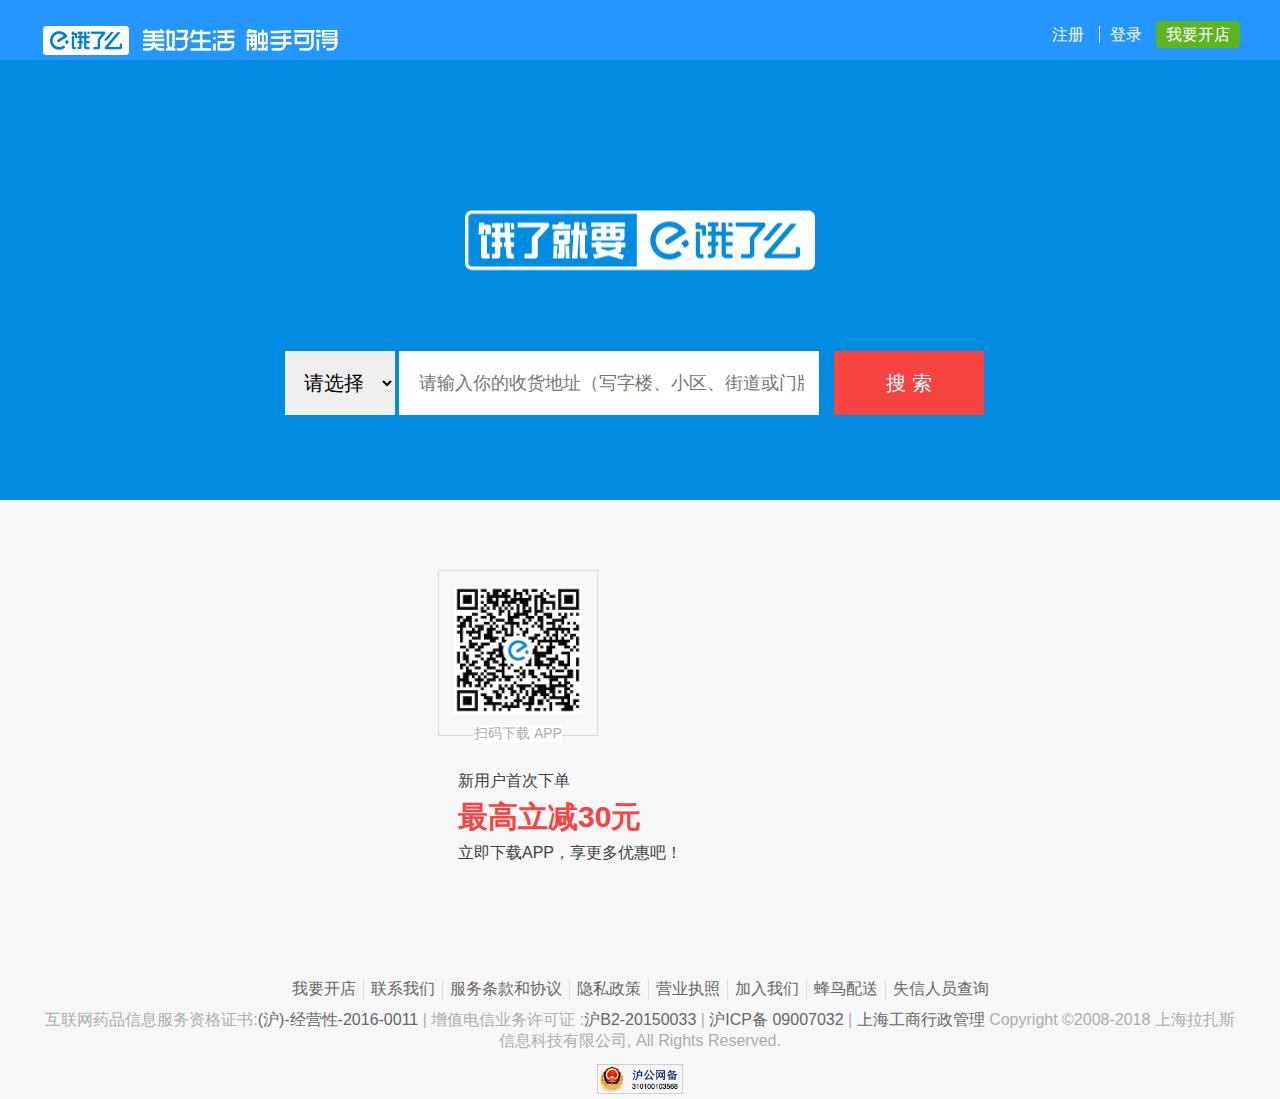
<file: index.html>
<!DOCTYPE html>
<html>
	<head>
		<meta charset="UTF-8">
		<title>饿了么</title>
		<link rel="stylesheet" href="css/elem.css">
		<link rel="stylesheet" href="css/index.css" />
		<script src="./js/jquery-3.3.1.min.js"></script>
	</head>
	<body>
	<!--蓝色部分的内容区-->
		<header>
			<!--导航区域-->
			<nav class="clear">
				<div class="container">
					<a href="#" class="lt">
						<img src="img/logo.png"/>
					</a>
					<div class="nav-bar rt">
						<a href="register.html" id="register">注册</a>
						<b></b>
						<a href="login.html" id="login">登录</a>
						<a href="open.html" target="_blank" class="open">我要开店</a>
					</div>
				</div>
			</nav>
			<!--搜索区-->
			<main>
				<img src="img/logo2.png"/>
				<div class="search">
					<form >
							<select name="cid">
									<option value="0">请选择</option>
									<option value="201">成都</option>
									<option value="202">绵阳</option>
								</select>
						<input type="text" name="aname" id="search"	placeholder="请输入你的收货地址（写字楼、小区、街道或门牌号）" autocomplete="off"/>
						<button class="btn">搜 索</button>
					</form>
				</div>
			</main>
		</header>
		<footer class="clear">
			<div class="container">
				<!--二维码区域-->
				<div class="footer-header clear">
					<div class="code lt">
						<img src="img/code.png" alt="" />
						<span>扫码下载 APP</span>
					</div>
					<div class="code-describe lt">
						<p>新用户首次下单</p>
						<strong>最高立减30元</strong>
						<p>立即下载APP，享更多优惠吧！</p>
					</div>
				</div>
				<!--公司简介-->
				<ul class="footer-main">
					<li><a href="open.html" class="open">我要开店</a></li>
					<li><a href="#">联系我们</a></li>
					<li><a href="#">服务条款和协议</a></li>
					<li><a href="#">隐私政策</a></li>
					<li><a href="#">营业执照</a></li>
					<li><a href="#">加入我们</a></li>
					<li><a href="#">蜂鸟配送</a></li>
					<li><a href="#">失信人员查询</a></li>
				</ul>
				<p>互联网药品信息服务资格证书:<a href="#">(沪)-经营性-2016-0011</a> | 增值电信业务许可证 :<a href="#">沪B2-20150033</a> | <a href="#">沪ICP备 09007032</a> | <a href="#">上海工商行政管理</a> Copyright ©2008-2018 上海拉扎斯信息科技有限公司, All Rights Reserved.</p>
				<a href="#" class="footer-footer"><img src="img/picp_bg.e373b3.jpg"/></a>
			</div>
		</footer>
		<script src="./js/index.js"></script>
	</body>
</html>
</file>
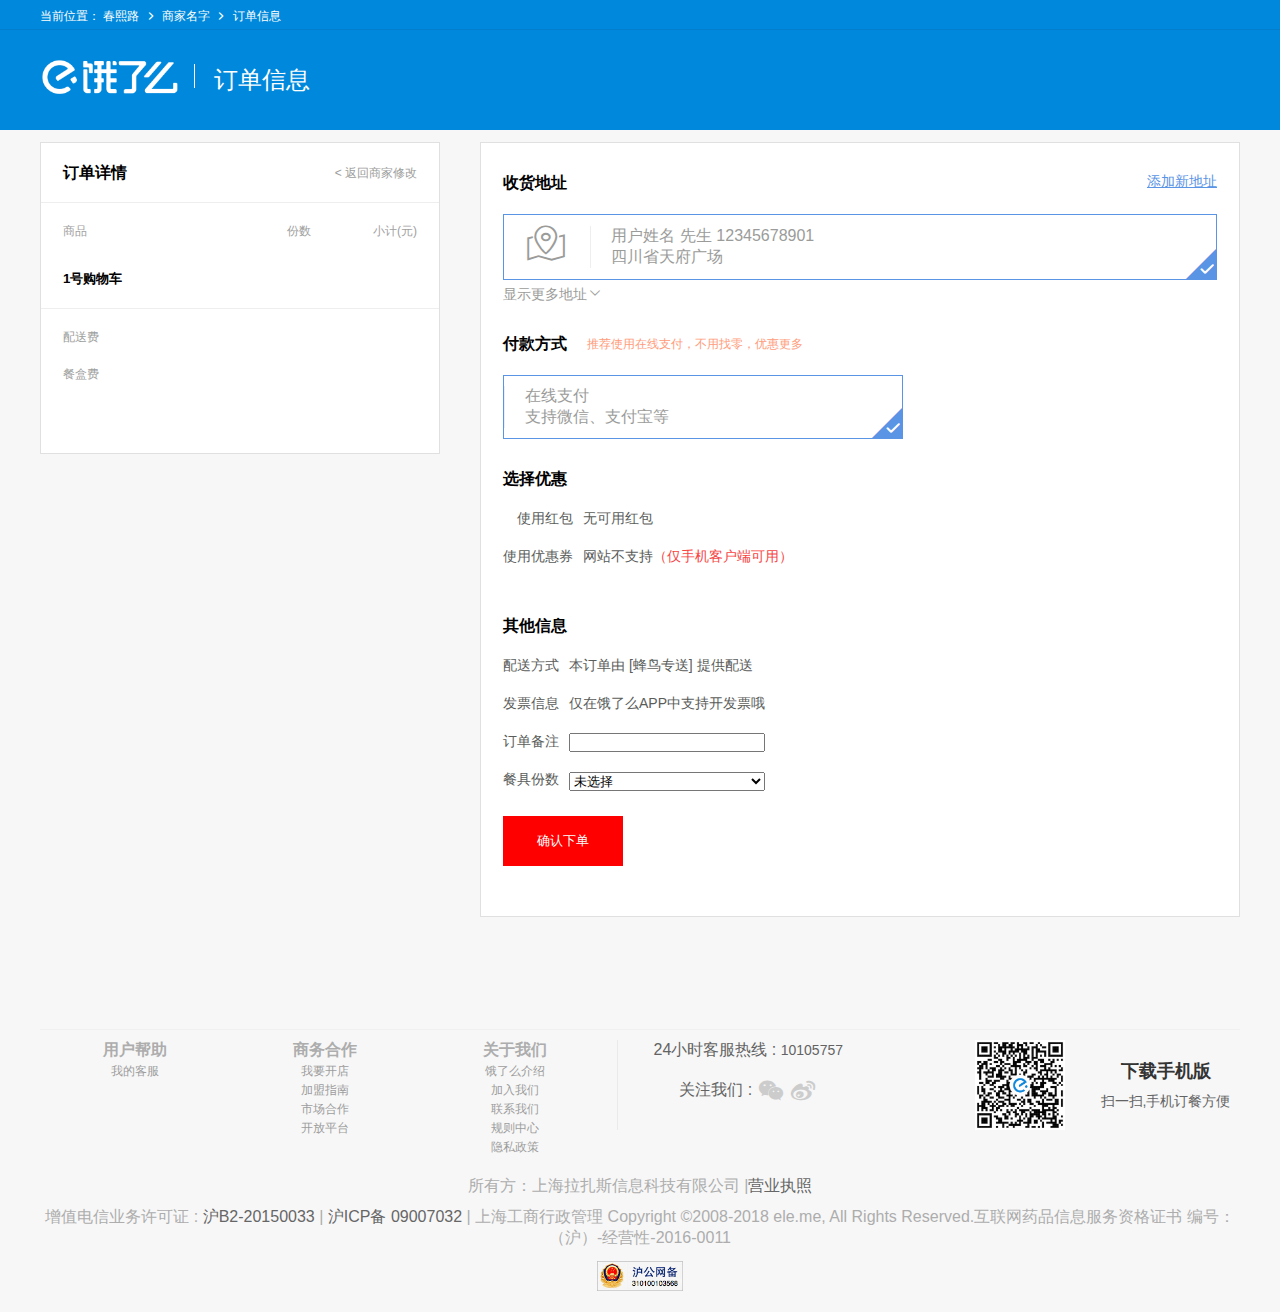
<file: cart.html>
<!DOCTYPE html>
<html lang="zh">
<head>
    <meta charset="UTF-8">
    <title>购物车</title>
    <link rel="stylesheet" href="font/iconfont.css">
    <link rel="stylesheet" href="css/elem.css">
    <link rel="stylesheet" href="css/cart.css">
    <script src="./js/jquery-3.3.1.min.js"></script>
    <script src="./js/add.js"></script>
</head>
<body>
    <!-- 头部导航 -->
    <header class="header">
        <nav>
            <div class="nav_header">
                <div class="header_left lt">
                    <span>当前位置：</span>
                    <a href="">春熙路</a>
                    <i class="iconfont icon-dayu"></i>
                    <a href="">商家名字</a>
                    <i class="iconfont icon-dayu"></i>
                    <span>订单信息</span>
                </div>
                <div class="header_right rt"></div>
            </div>
        </nav>
        <div class="nav_main">
            <div class="main_left lt">
                <a href="index.html">
                    <img src="img/my_service.png" alt="">
                </a>
                <span>订单信息</span>
            </div>
            
        </div>
    </header>
    <!-- 页面主体 -->
    <main class="clear">
        <!-- 订单详情 -->
        <div class="cart_list clear">
            <div class="list_header">
                <h4 class="lt">订单详情</h4>
                <a href="" class="rt">< 返回商家修改</a>
            </div>
            <div class="list_info">
                <ul class="clear">
                    <li class="lt">商品</li>
                    <li>小计(元)</li>
                    <li>份数</li>
                </ul>
                <h5>1号购物车</h5>
            </div>
            <ul class="list"></ul>
            <div class="fee">
                <div class="dis clear">
                    <span class="lt">配送费</span>
                    <span class="rt"></span>
                </div>
                <div class="box clear">
                    <span class="lt">餐盒费</span>
                    <span class="rt"></span>
                </div>
                <div class="total">
                    <p></p>
                    <span></span>
                </div>
            </div>
        </div>
        <!-- 收货地址等信息 -->
        <div class="cart_info">
            <div class="msg">
                <div class="clear">
                    <h4 class="lt">收货地址</h4>
                    <a href="">添加新地址</a>
                </div>
                <div class="msg_info clear">
                    <i class="iconfont icon-ditutubiao"></i>
                    <div>
                        <p>用户姓名 先生 12345678901</p>
                        <span>四川省天府广场</span>
                    </div>
                    <a href="">修改 ×</a>
                    <i class="iconfont icon-gouxuan"></i>
                </div>
                <a href="">显示更多地址<i class="iconfont icon-down-trangle"></i></a>
            </div>
            <div class="msg pay">
                <div class="clear">
                    <h4 class="lt">付款方式</h4>
                    <span>推荐使用在线支付，不用找零，优惠更多</span>
                </div>
                <div class="msg_info clear">
                    <div>
                        <p>在线支付</p>
                        <span>支持微信、支付宝等</span>
                    </div>
                    <a href="">修改 ×</a>
                    <i class="iconfont icon-gouxuan"></i>
                </div>
            </div>
            <div class="msg extra">
                <h4>选择优惠</h4>
                <div class="msg_info clear">
                    <ul>
                        <li>使用红包</li>
                        <li>使用优惠券</li>
                    </ul>
                    <ul>
                        <li>无可用红包</li>
                        <li>网站不支持<span>（仅手机客户端可用）</span></li>
                    </ul>
                </div>
            </div>
            <div class="msg extra">
                <h4>其他信息</h4>
                <div class="msg_info clear">
                    <ul>
                        <li>配送方式</li>
                        <li>发票信息</li>
                        <li>订单备注</li>
                        <li>餐具份数</li>
                    </ul>
                    <ul>
                        <li>本订单由 [蜂鸟专送] 提供配送</li>
                        <li>仅在饿了么APP中支持开发票哦</li>
                        <li><input type="text"></li>
                        <li>
                            <select name="">
                                <option value="0">未选择</option>
                                <option value="1">1份</option>
                                <option value="2">2份</option>
                            </select>
                        </li>
                    </ul>
                </div>
            </div>
            <button>确认下单</button>
        </div>
    </main>
    <div id="footer"></div>
    <script src="./js/cart.js"></script>
</body>
</html>
</file>
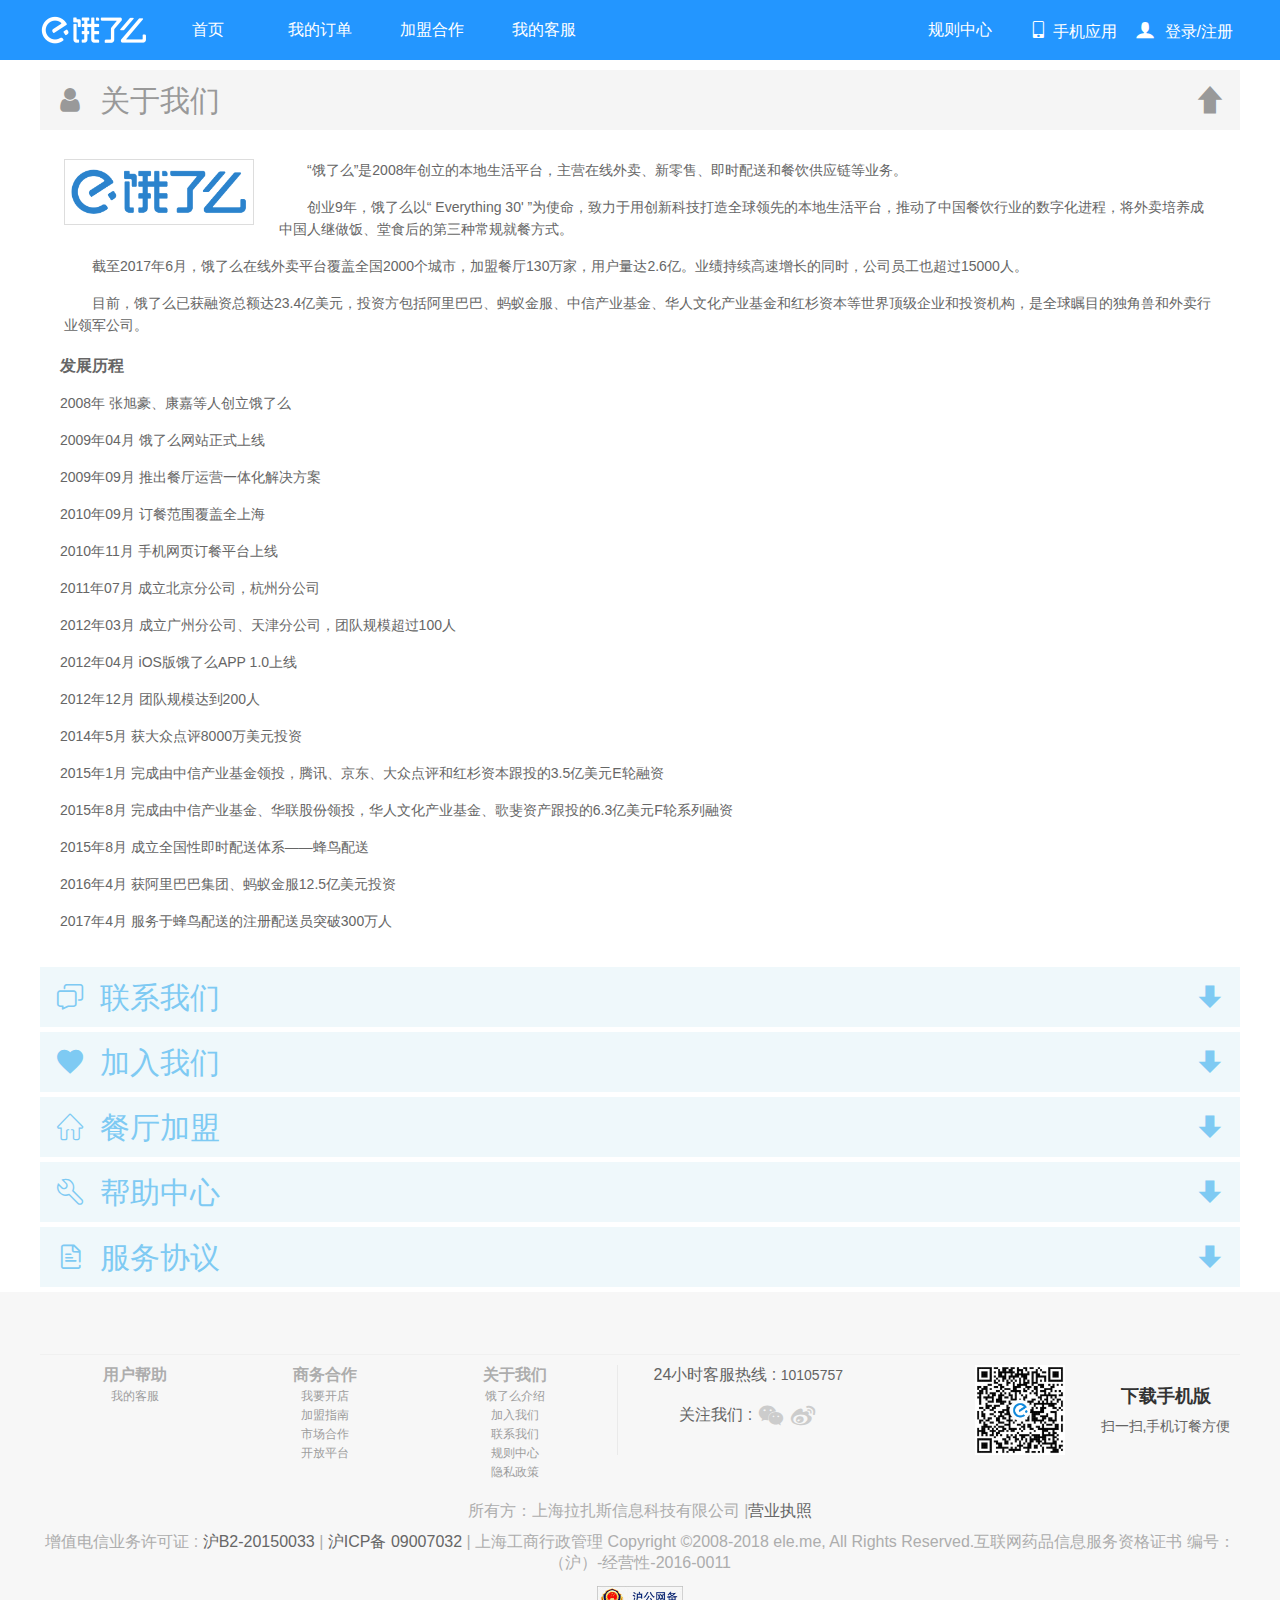
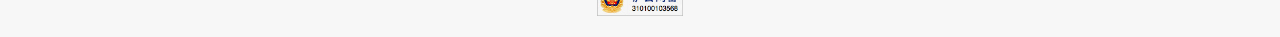
<file: contact.html>
<!DOCTYPE html>
<html lang="zh">
<head>
    <meta charset="UTF-8">
    <title>联系我们</title>
    <link rel="stylesheet" href="font/iconfont.css">
    <link rel="stylesheet" href="css/elem.css">
    <link rel="stylesheet" href="css/contact.css">
</head>
<body>
    <nav>
        <ul>
            <li>
                <a href="#"><img src="img/my_service.png"></a>
            </li>
            <li><a href="#">首页</a></li>
            <li><a href="#">我的订单</a></li>
            <li><a href="#">加盟合作</a></li>
            <li><a href="#">我的客服</a></li>
            <li class="rt">
                <i class="iconfont icon-user"></i>
                <a href="#">登录/注册</a>
            </li>
            <li class="rt">
                <a href="#">
                    <i class="iconfont icon-shouji"></i>手机应用
                </a>
                <div class="shopping">
                    <h3>扫一扫，手机下单更方便</h3>
                    <img src="img/code.png" alt="">
                </div>
            </li>
            <li class="rt">
                <a href="#">规则中心</a>
            </li>
        </ul>
    </nav>
    <main class="clear">
        <div class="container">
            <div class="title active current">
                <a href="#"><i class="iconfont icon-yonghu"></i>关于我们</a>
                <a href="#"><i class="iconfont font">&#xe655;</i></a>
            </div>
            <div class="content">
                <section class="spe">
                    <article>
                        <img src="img/about_logo.df365e.png">
                        <p>“饿了么”是2008年创立的本地生活平台，主营在线外卖、新零售、即时配送和餐饮供应链等业务。</p>
                        <p>创业9年，饿了么以“ Everything 30' ”为使命，致力于用创新科技打造全球领先的本地生活平台，推动了中国餐饮行业的数字化进程，将外卖培养成中国人继做饭、堂食后的第三种常规就餐方式。</p>
                        <p>截至2017年6月，饿了么在线外卖平台覆盖全国2000个城市，加盟餐厅130万家，用户量达2.6亿。业绩持续高速增长的同时，公司员工也超过15000人。</p>
                        <p>目前，饿了么已获融资总额达23.4亿美元，投资方包括阿里巴巴、蚂蚁金服、中信产业基金、华人文化产业基金和红杉资本等世界顶级企业和投资机构，是全球瞩目的独角兽和外卖行业领军公司。</p>
                    </article>
                    <h3>发展历程</h3>
                    <p>2008年 张旭豪、康嘉等人创立饿了么</p>
                    <p>2009年04月 饿了么网站正式上线</p>
                    <p>2009年09月 推出餐厅运营一体化解决方案</p>
                    <p>2010年09月 订餐范围覆盖全上海</p>
                    <p>2010年11月 手机网页订餐平台上线</p>
                    <p>2011年07月 成立北京分公司，杭州分公司</p>
                    <p>2012年03月 成立广州分公司、天津分公司，团队规模超过100人</p>
                    <p>2012年04月 iOS版饿了么APP 1.0上线</p>
                    <p>2012年12月 团队规模达到200人</p>
                    <p>2014年5月 获大众点评8000万美元投资</p>
                    <p>2015年1月 完成由中信产业基金领投，腾讯、京东、大众点评和红杉资本跟投的3.5亿美元E轮融资</p>
                    <p>2015年8月 完成由中信产业基金、华联股份领投，华人文化产业基金、歌斐资产跟投的6.3亿美元F轮系列融资</p>
                    <p>2015年8月 成立全国性即时配送体系——蜂鸟配送</p>
                    <p>2016年4月 获阿里巴巴集团、蚂蚁金服12.5亿美元投资</p>
                    <p>2017年4月 服务于蜂鸟配送的注册配送员突破300万人</p>
                </section>
            </div>
            <div class="title current">
                <a href="#"><i class="iconfont icon-ICAtubiao_lianxixiaoer"></i>联系我们</a>
                <a href="#"><i class="iconfont font">&#xe647;</i></a>
            </div>
            <div class="content unVisible">
                <h3>联系我们</h3>
                <ul>
                    <li>全国统一客服服务热线：<span>10105757</span></li>
                    <li>客户服务：<a href="#">tousu@ele.me</a></li>
                    <li>商业合作：<a href="#">marketing_coop@ele.me</a></li>
                    <li>加入我们：<a href="#">hr@ele.me</a></li>
                    <li>媒体合作：<a href="#">pr@ele.me</a></li>
                    <li>金币商城：<a href="#">jinfen@ele.me</a></li>
                </ul>
                <ul>
                    <li>地址：上海市普陀区金沙江路1518弄近铁城市广场401室</li>
                    <li>公司：上海拉扎斯信息科技有限公司</li>
                    <li>电话：(021) 8024-1717</li>
                </ul>
                <ul>
                    <li>
                        关注我们：
                        <a href="#"><img src="img/follow_weibo.png"></a>
                        <a href="#"><img src="img/follow_renren.png"></a>
                    </li>
                    <li>微信号：饿了么网上订餐(elemeorder)</li>
                </ul>
            </div>
            <div class="title hr">
                <a href="#"><i class="iconfont icon-aixin"></i>加入我们</a>
                <a href="#"><i class="iconfont">&#xe647;</i></a>
            </div>
            <div class="title current">
                <a href="#"><i class="iconfont icon-home"></i>餐厅加盟</a>
                <a href="#"><i class="iconfont font">&#xe647;</i></a>
            </div>
            <div class="content unVisible">
                <h3>餐厅加盟</h3>
                <p>饿了么很乐意帮助您和您的餐厅；</p>
                <p>饿了么为每一家加盟餐厅开设网店，负责网店的设计和架构；</p>
                <p>加盟餐厅通过饿了么平台的强势推广，迅速建立起良好的品牌形象和市场知名度，销售收入迅速增长。在饿了么的帮助下，优秀的餐饮外卖企业能够迅速做强做大。</p>
                <h3>餐厅加盟要求</h3>
                <p>您需要正在经营的餐厅，手续齐全，符合相关卫生标准；</p>
                <p>餐厅提供外送服务；</p>
                <p>信息真实可靠。</p>
                <h3>网店开设流程</h3>
                <h4>第一步： 申请开设网店</h4>
                <p>点击这里填写餐厅详细信息，申请加入饿了么订餐平台。信息越详细，通过审核率越高；</p>
                <h4>第二步： 录入菜单信息</h4>
                <p>通过审核后，相关工作人员会联系您录入餐厅菜单。录入菜单时可以添加图片和详细介绍。及时更新菜单信息和生动的介绍有助于吸引客户；</p>
                <h4>第三步： 管理订单</h4>
                <p>使用饿了么网络餐饮管理系统处理订单，减少人工劳动，及时高效，为您店铺的发展扫清障碍。</p>
            </div>
            <div class="title">
                <a href="#"><i class="iconfont icon-banshou"></i>帮助中心</a>
                <a href="#"><i class="iconfont">&#xe647;</i></a>
            </div>
            <div class="title current">
                <a href="#"><i class="iconfont icon-ERP_xieyibianhao"></i>服务协议</a>
                <a href="#"><i class="iconfont font">&#xe647;</i></a>
            </div>
            <div class="content unVisible">
                <blockquote>
                    <p>本协议为《饿了么用户服务协议》修订版本，自本协议发布之日起，饿了么网站各处所称“饿了么用户服务协议”均指本协议。</p>
                </blockquote>
                <h2>一、概述</h2>
                <p>第一条 本服务协议双方为上海拉扎斯信息科技有限公司旗下网站“饿了么”（下称“饿了么”）与饿了么网站用户，本服务协议具有合同效力。</p>
                <p>第二条 本服务协议内容包括协议正文及所有饿了么已经发布的或将来可能发布的各类规则。所有规则为协议不可分割的一部分，与协议正文具有同等法律效力。</p>
                <p>第三条 用户在使用饿了么提供的各项服务的同时，承诺接受并遵守各项相关规则的规定。饿了么有权根据需要不定时地制定、修改本协议或各类规则。如本协议有任何变更，饿了么将在网站上刊载公告，通知予用户。如用户不同意相关变更，必须停止使用“服务”。经修订的协议一经在饿了么网站公布后，立即自动生效。各类规则会在发布后生效，亦成为本协议的一部分。登录或继续使用“服务”将表示用户接受经修订的协议。除另行明确声明外，任何使“服务”范围扩大或功能增强的新内容均受本协议约束。</p>
            </div>
        </div>
    </main>
    <footer>
        <section>
            <div class="container">
                <div class="introduce lt">
                    <dl>
                        <dt><h4>用户帮助</h4></dt>
                        <dd><a href="#">我的客服</a></dd>
                    </dl>
                    <dl>
                        <dt><h4>商务合作</h4></dt>
                        <dd><a href="#">我要开店</a></dd>
                        <dd><a href="#">加盟指南</a></dd>
                        <dd><a href="#">市场合作</a></dd>
                        <dd><a href="#">开放平台</a></dd>
                    </dl>
                    <dl>
                        <dt><h4>关于我们</h4></dt>
                        <dd><a href="#">饿了么介绍</a></dd>
                        <dd><a href="#">加入我们</a></dd>
                        <dd><a href="#">联系我们</a></dd>
                        <dd><a href="#">规则中心</a></dd>
                        <dd><a href="#">隐私政策</a></dd>
                    </dl>
                </div>
                <div class="footer-connect">
                    <div class="phone lt">
                        <p>24小时客服热线 : <a href="#">10105757</a></p>
                        <p>关注我们 :
                            <a href="#"><i class="iconfont icon-weixin"></i></a>
                            <a href="#"><i class="iconfont icon-weibo"></i></a>
                        </p>
                    </div>
                    <div class="mobile rt">
                        <img src="img/code.png" class="lt">
                        <!--<div>-->
                        <h3>下载手机版</h3>
                        <p>扫一扫,手机订餐方便</p>
                        <!--</div>-->
                    </div>
                </div>
                <div class="clear">
                    <p class="footer-main">所有方：上海拉扎斯信息科技有限公司 | <a href="#">营业执照</a></p>
                    <p>增值电信业务许可证 : <a href="#">沪B2-20150033</a> | <a href="#">沪ICP备 09007032</a> | 上海工商行政管理 Copyright ©2008-2018 ele.me, All Rights Reserved.互联网药品信息服务资格证书 编号：（沪）-经营性-2016-0011</p>
                    <a href="#" class="footer-footer"><img src="img/picp_bg.e373b3.jpg"/></a>
                </div>
            </div>
        </section>
    </footer>
    <script src="js/contact.js"></script>
</body>
</html>
</file>
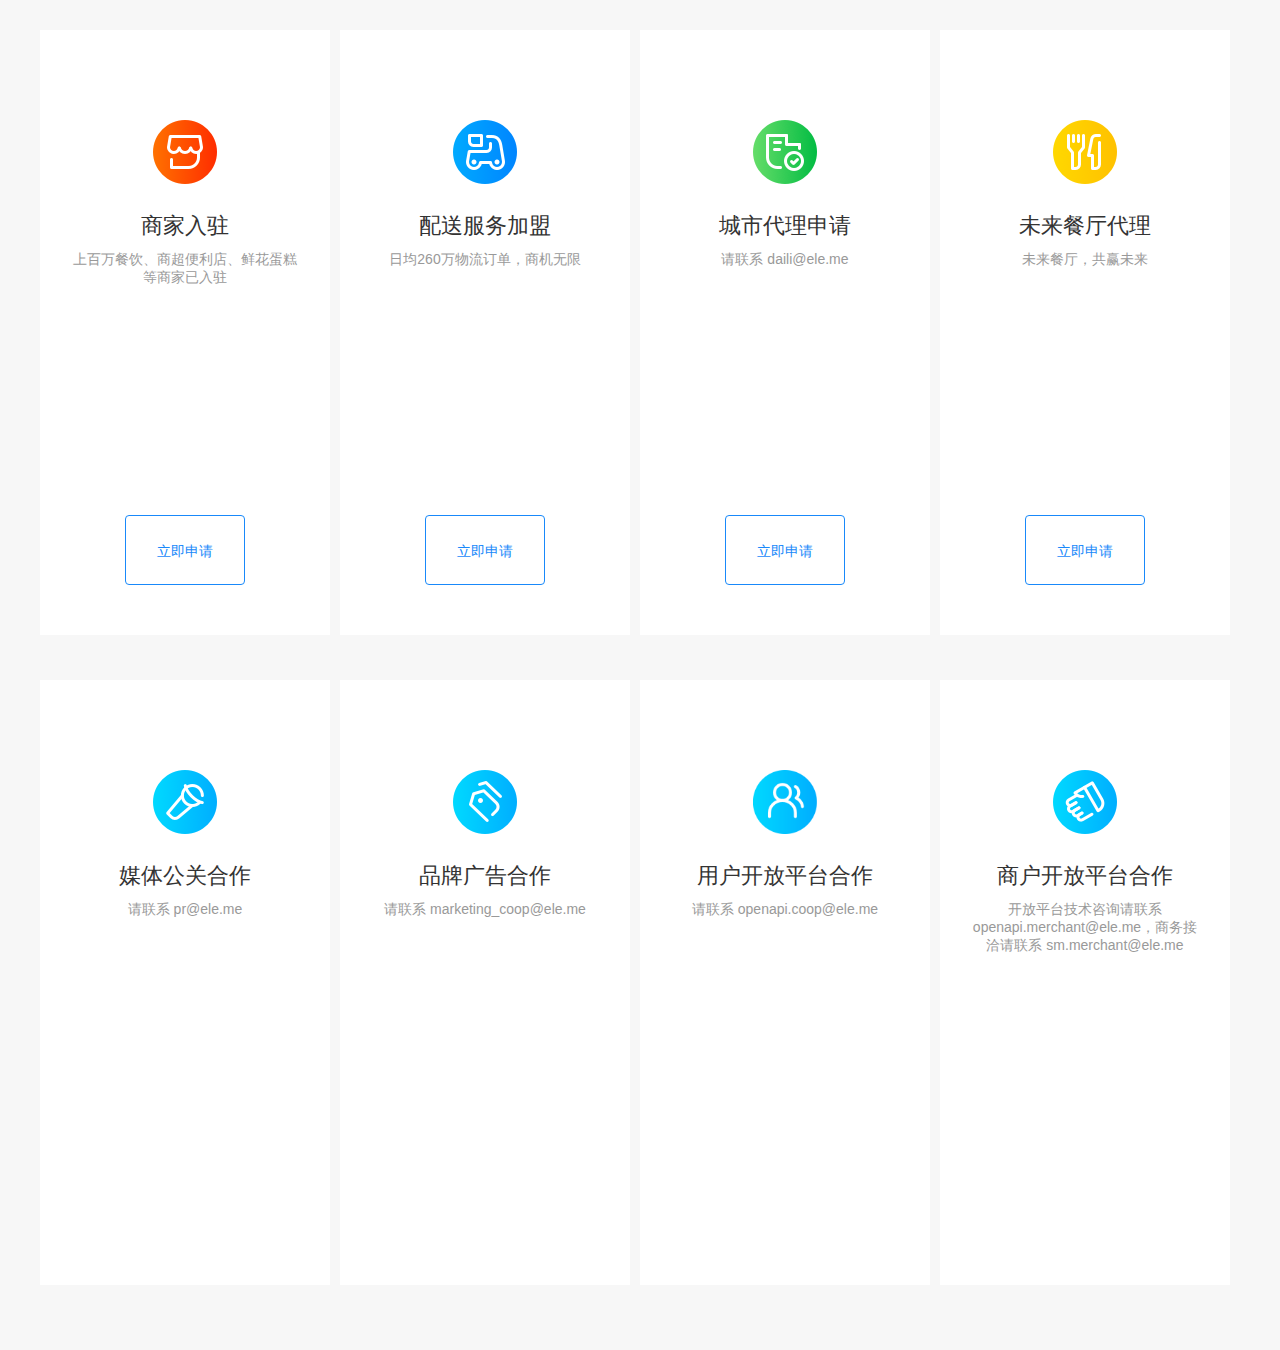
<file: cooperation.html>
<!DOCTYPE html>
<html lang="en">
<head>
    <meta charset="UTF-8">
    <title>加盟合作</title>
    <link rel="stylesheet" href="css/cooperation.css">
</head>
<body>
    <ul class="container">
        <li>
            <img src="img/cooperation1.png" alt="">
            <div>
                <h3>商家入驻</h3>
                <p>上百万餐饮、商超便利店、鲜花蛋糕等商家已入驻</p>
                <a href="#">立即申请</a>
            </div>
        </li>
        <li>
            <img src="img/cooperation2.png" alt="">
            <div>
                <h3>配送服务加盟</h3>
                <p>日均260万物流订单，商机无限</p>
                <a href="#">立即申请</a>
            </div>
        </li>
        <li>
            <img src="img/cooperation3.png" alt="">
            <div>
                <h3>城市代理申请</h3>
                <p>请联系 daili@ele.me</p>
                <a href="#">立即申请</a>
            </div>
        </li>
        <li class="hidden">
            <img src="img/cooperation4.png" alt="">
            <div>
                <h3>未来餐厅代理</h3>
                <p>未来餐厅，共赢未来</p>
                <a href="#">立即申请</a>
            </div>
        </li>
        <li>
            <img src="img/cooperation5.png" alt="">
            <div>
                <h3>媒体公关合作</h3>
                <p>请联系 pr@ele.me</p>
            </div>
        </li>
        <li>
            <img src="img/cooperation6.png" alt="">
            <div>
                <h3>品牌广告合作</h3>
                <p>请联系 marketing_coop@ele.me</p>
            </div>
        </li>
        <li>
            <img src="img/cooperation7.png" alt="">
            <div>
                <h3>用户开放平台合作</h3>
                <p>请联系 openapi.coop@ele.me</p>
            </div>
        </li>
        <li class="hidden">
            <img src="img/cooperation8.png" alt="">
            <div>
                <h3>商户开放平台合作</h3>
                <p>开放平台技术咨询请联系openapi.merchant@ele.me，商务接洽请联系 sm.merchant@ele.me</p>
            </div>
        </li>
    </ul>
</body>
</html>
</file>
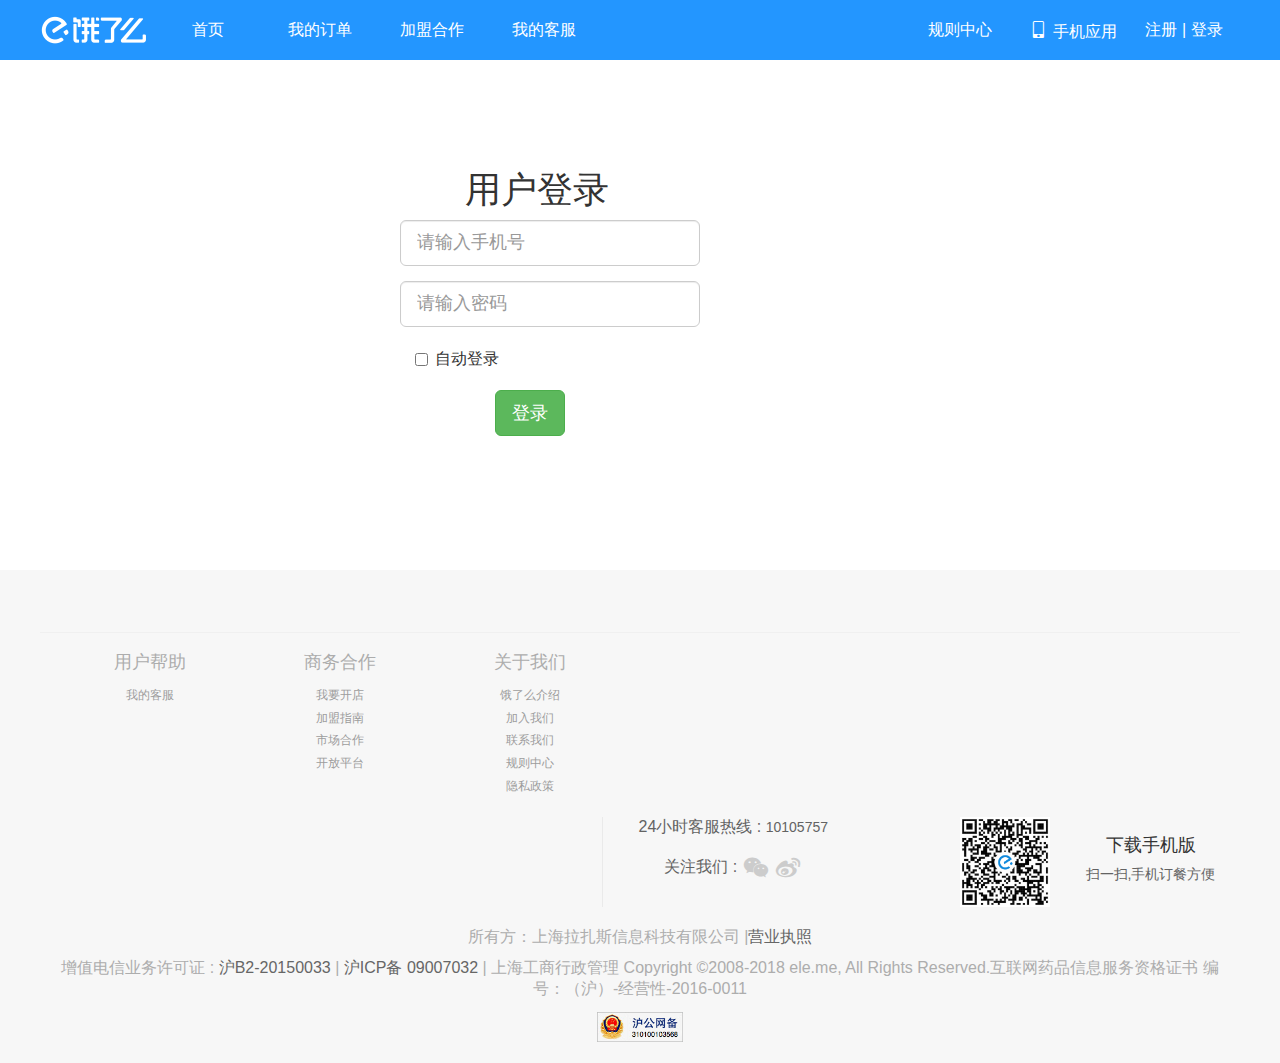
<file: login.html>
<!DOCTYPE html>
<html>
	<head>
		<meta charset="UTF-8">
		<title>登录</title>
		<link rel="stylesheet" href="https://cdn.jsdelivr.net/npm/bootstrap@3.3.7/dist/css/bootstrap.min.css" >
		<link rel="stylesheet" href="font/iconfont.css">
		<link rel="stylesheet" href="css/elem.css">
		<link rel="stylesheet" href="./css/login.css"/>
		<script src="js/jquery-3.3.1.min.js"></script>
		<script src="js/add.js"></script>
	</head>
	<body>
		<!-- 页面导航 -->
		<div id="header"></div>
		<main>
			<div class="login">
				<h1>用户登录</h1>
				<form action="" class="form-horizontal text-left">
					<div class="form-group has-feedback">
						<label class="control-label sr-only" for="uphone">uphone</label>
						<input type="text" class="form-control input-lg" id="uphone" placeholder="请输入手机号">
						<i class="glyphicon form-control-feedback"></i>
						<span class="help-block"></span>
					</div>
					<div class="form-group has-feedback">
						<label class="control-label sr-only" for="upwd">pwd</label>
						<input type="text" class="form-control input-lg" id="upwd" placeholder="请输入密码">
						<i class="glyphicon form-control-feedback"></i>
						<span class="help-block"></span>
					</div>
					<div class="checkbox text-left">
						<label>
							<input type="checkbox"> 自动登录
						</label>
					</div>
					<input type="button" class="btn btn-success btn-lg" value="登录" id="login"/>
					<div id="info"></div>
				</form>
			</div>
		</main>
		<div id="footer"></div>
		<script src="https://cdn.jsdelivr.net/npm/bootstrap@3.3.7/dist/js/bootstrap.min.js"></script>
		<script src="js/login.js"></script>
	</body>
</html>
</file>
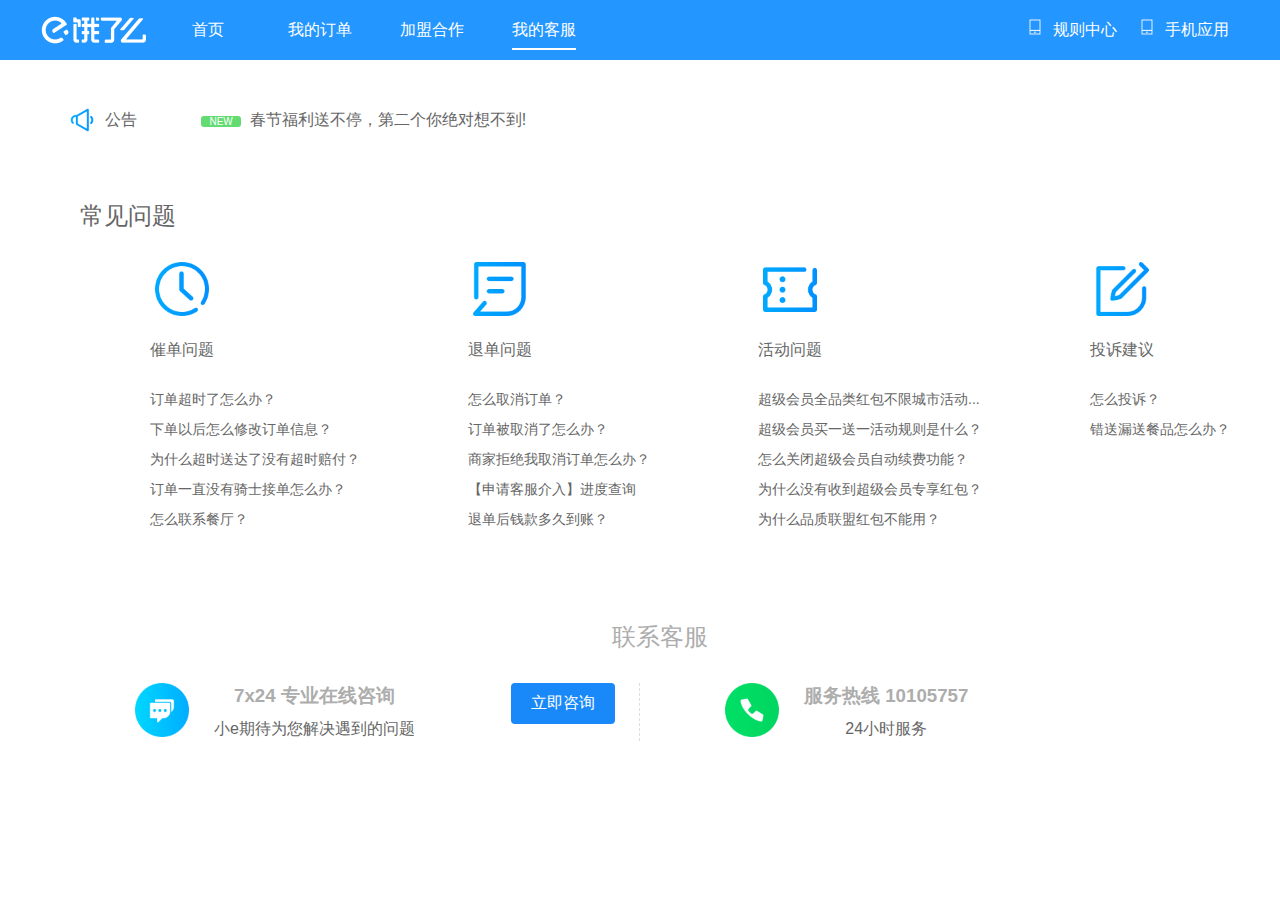
<file: my_service.html>
<!DOCTYPE html>
<html lang="en">
<head>
    <meta charset="UTF-8">
    <title>我的客服</title>
    <link rel="stylesheet" href="css/elem.css">
    <link rel="stylesheet" href="css/my_service.css">
</head>
<body>
    <nav>
        <ul>
            <li>
                <a href="#"><img src="img/my_service.png" alt=""></a>
            </li>
            <li><a href="#">首页</a></li>
            <li><a href="#">我的订单</a></li>
            <li><a href="#">加盟合作</a></li>
            <li><a href="#" class="active">我的客服</a></li>
            <li class="rt">
                <a href="#">
                    <img src="img/my_service9.png" class="nav-img">手机应用
                </a>
                <div class="shopping">
                    <h3>扫一扫，手机下单更方便</h3>
                    <img src="img/code.png" alt="">
                </div>
            </li>
            <li class="rt">
                <a href="#">
                    <img src="img/my_service9.png" class="nav-img">规则中心
                </a>
            </li>
        </ul>
    </nav>
    <div class="content">
        <header>
            <span>公告</span>
            <a href="#">
                <b>NEW</b>&nbsp;&nbsp;春节福利送不停，第二个你绝对想不到!
            </a>
        </header>
        <main>
            <h2>常见问题</h2>
            <div class="main_question">
                <dl>
                    <dt>
                        <img src="img/my_service1.png" alt="">
                        <h3>催单问题</h3>
                    </dt>
                    <dd>
                        <ul>
                            <li><a href="#">订单超时了怎么办？</a></li>
                            <li><a href="#">下单以后怎么修改订单信息？</a></li>
                            <li><a href="#">为什么超时送达了没有超时赔付？</a></li>
                            <li><a href="#">订单一直没有骑士接单怎么办？</a></li>
                            <li><a href="#">怎么联系餐厅？</a></li>
                        </ul>
                    </dd>
                </dl>
                <dl>
                    <dt>
                        <img src="img/my_service2.png" alt="">
                        <h3>退单问题</h3>
                    </dt>
                    <dd>
                        <ul>
                            <li><a href="#">怎么取消订单？</a></li>
                            <li><a href="#">订单被取消了怎么办？</a></li>
                            <li><a href="#">商家拒绝我取消订单怎么办？</a></li>
                            <li><a href="#">【申请客服介入】进度查询</a></li>
                            <li><a href="#">退单后钱款多久到账？</a></li>
                        </ul>
                    </dd>
                </dl>
                <dl>
                    <dt>
                        <img src="img/my_service3.png" alt="">
                        <h3>活动问题</h3>
                    </dt>
                    <dd>
                        <ul>
                            <li><a href="#">超级会员全品类红包不限城市活动...</a></li>
                            <li><a href="#">超级会员买一送一活动规则是什么？</a></li>
                            <li><a href="#">怎么关闭超级会员自动续费功能？</a></li>
                            <li><a href="#">为什么没有收到超级会员专享红包？</a></li>
                            <li><a href="#">为什么品质联盟红包不能用？</a></li>
                        </ul>
                    </dd>
                </dl>
                <dl>
                    <dt>
                        <img src="img/my_service4.png" alt="">
                        <h3>投诉建议</h3>
                    </dt>
                    <dd>
                        <ul>
                            <li><a href="#">怎么投诉？</a></li>
                            <li><a href="#">错送漏送餐品怎么办？</a></li>
                        </ul>
                    </dd>
                </dl>
            </div>
                <div class="clear"></div>
        </main>
        <footer class="clear">
            <h2>联系客服</h2>
            <dl>
                <dt>
                    <img src="img/my_service6.png" alt="">
                </dt>
                <dd>
                    <h3>7x24 专业在线咨询</h3>
                    <p>小e期待为您解决遇到的问题</p>
                    <a href="#">立即咨询</a>
                </dd>
            </dl>
            <dl>
                <dt>
                    <img src="img/my_service5.png" alt="">
                </dt>
                <dd>
                    <h3>服务热线 10105757</h3>
                    <p>24小时服务</p>
                </dd>
            </dl>
        </footer>
    </div>
</body>
</html>
</file>
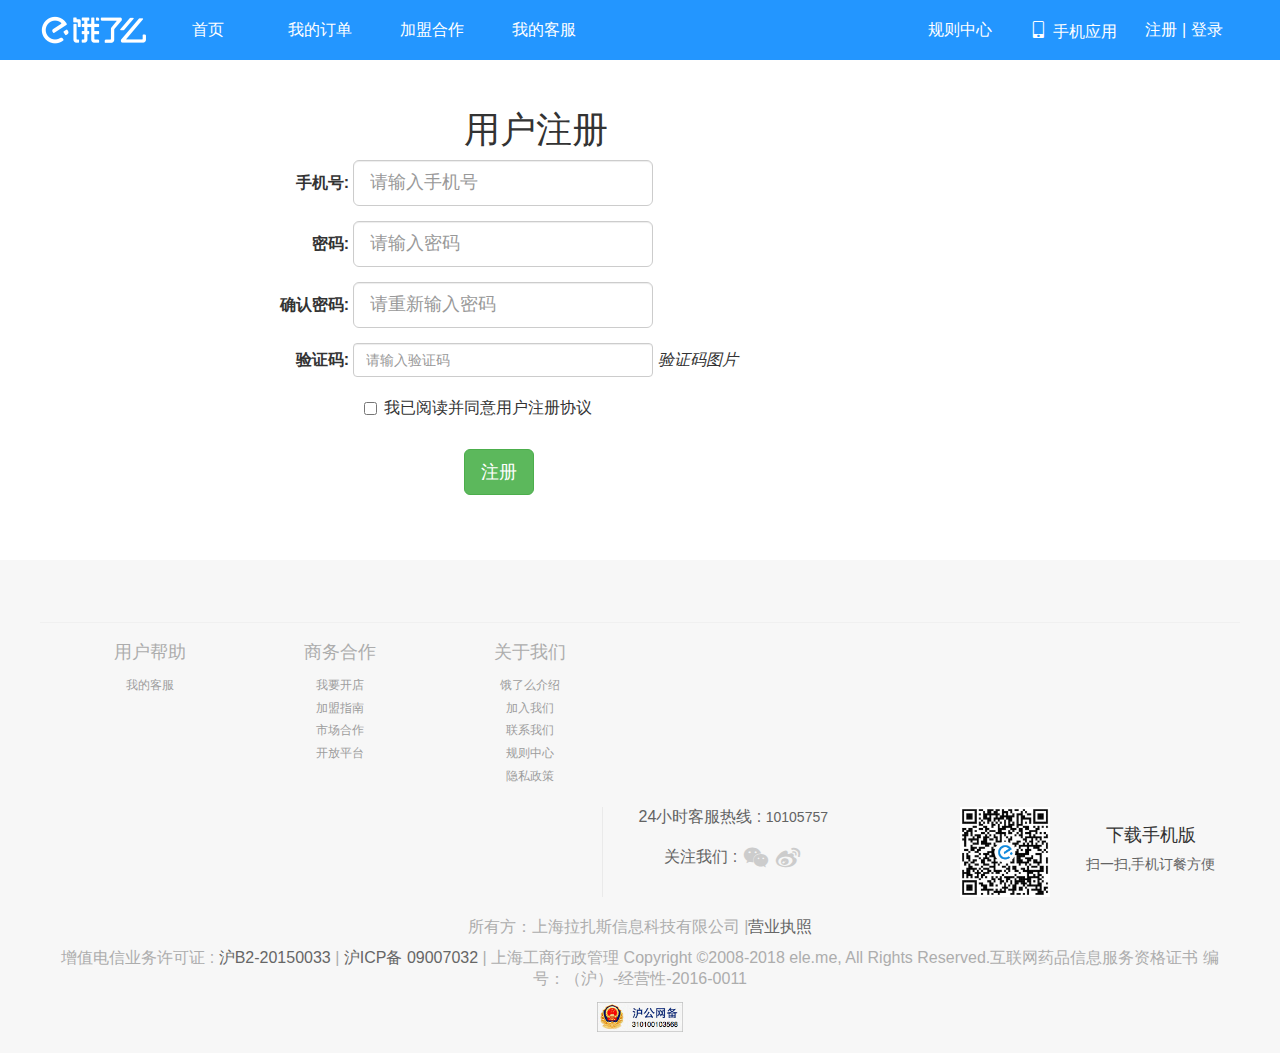
<file: register.html>
<!DOCTYPE html>
<html>
	<head>
		<meta charset="UTF-8">
		<meta http-equiv="X-UA-Compatible" content="IE=edge">
		<title>注册</title>
		<link rel="stylesheet" href="https://cdn.jsdelivr.net/npm/bootstrap@3.3.7/dist/css/bootstrap.min.css" >
		<link rel="stylesheet" href="font/iconfont.css">
		<link rel="stylesheet" href="css/elem.css">
		<link rel="stylesheet" href="css/register.css"/>
		<script src="js/jquery-3.3.1.min.js"></script>
		<script src="js/add.js"></script>
	</head>
	<body>
		<!-- 页面导航 -->
		<div id="header"></div>
		<main>
			<div class="register">
				<h1>用户注册</h1>
				<form action="" class="form-horizontal text-left">
						<div class="form-group has-feedback">
							<label class="control-label text-right" for="uphone">手机号:</label>
							<input type="text" class="form-control input-lg" id="uphone" placeholder="请输入手机号">
							<i class="glyphicon form-control-feedback"></i>
							<span class="help-block"></span>
						</div>
						<div class="form-group has-feedback">
							<label class="control-label text-right" for="upwd">密码:</label>
							<input type="text" class="form-control input-lg" id="upwd" placeholder="请输入密码">
							<i class="glyphicon form-control-feedback"></i>
							<span class="help-block"></span>
						</div>
						<div class="form-group has-feedback">
							<label class="control-label text-right" for="upwd2">确认密码:</label>
							<input type="text" class="form-control input-lg" id="upwd2" placeholder="请重新输入密码">
							<i class="glyphicon form-control-feedback"></i>
							<span class="help-block"></span>
						</div>
						<div class="form-group has-feedback">
							<label for="code" class="control-label text-right">验证码:</label>
							<input type="password" class="form-control" id="code" placeholder="请输入验证码"  autocomplete="off">
							<i class="glyphicon form-control-feedback"></i>
							<i>验证码图片</i>
							<span class="help-block"></span>
						</div>
						<div class="checkbox">
							<label>
								<input type="checkbox"> 我已阅读并同意用户注册协议
							</label>
						</div>
						<input type="button" class="btn btn-success btn-lg" value="注册" id="register"/>
						<div id="info"></div>
				</form>
			</div>
		</main>
		<!--页脚-->
		<div id="footer"></div>
		<script src="js/register.js"></script>
	</body>
</html>
</file>
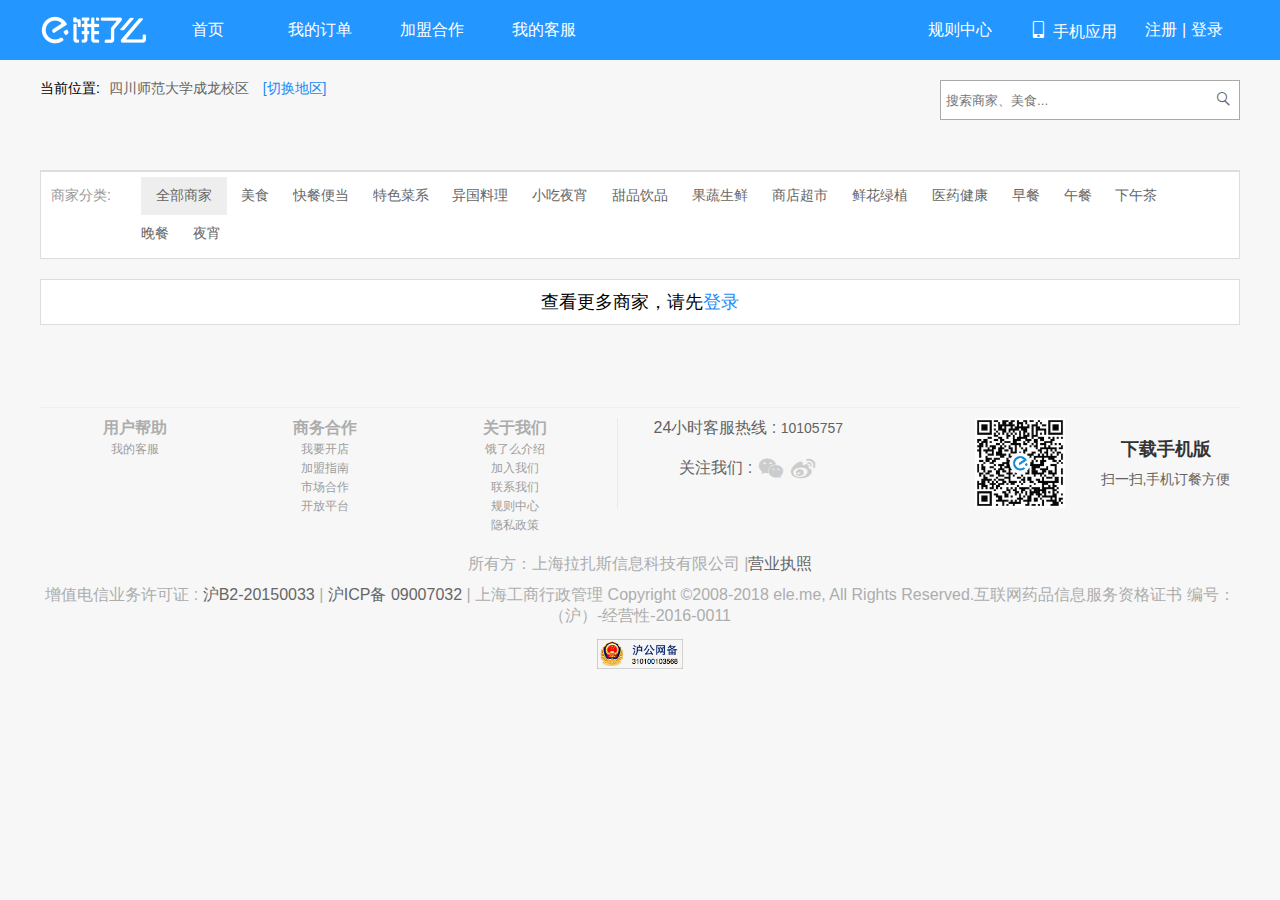
<file: seller.html>
<!DOCTYPE html>
<html lang="en">
<head>
    <meta charset="UTF-8">
    <title>饿了么商家列表</title>
    <link rel="stylesheet" href="font/iconfont.css">
    <link rel="stylesheet" href="css/elem.css">
    <link rel="stylesheet" href="css/seller.css">
    <script src="./js/jquery-3.3.1.min.js"></script>
</head>
<body>
    <!-- 页面导航 -->
    <div id="header"></div>
    <!-- 主体 -->
    <main>
        <!-- 主体头部 -->
        <div class="main_header clear">
            <div class="location lt">
                <span>当前位置:</span>
                <a href="#" id="address">四川师范大学成龙校区</a>
                <a href="#">[切换地区]</a>
            </div>
            <form>
                <input type="text" name="pname" placeholder="搜索商家、美食...">
                <a href=""><i class="iconfont icon-sousuo"></i></a>
            </form>
        </div>
        <!-- 商家分类 -->
        <div class="main_categories clear">
            <span>商家分类:</span>
            <ul>
                <li><a href="#" class="active">全部商家</a></li>
                <li><a href="#">美食</a></li>
                <li><a href="#">快餐便当</a></li>
                <li><a href="#">特色菜系</a></li>
                <li><a href="#">异国料理</a></li>
                <li><a href="#">小吃夜宵</a></li>
                <li><a href="#">甜品饮品</a></li>
                <li><a href="#">果蔬生鲜</a></li>
                <li><a href="#">商店超市</a></li>
                <li><a href="#">鲜花绿植</a></li>
                <li><a href="#">医药健康</a></li>
                <li><a href="#">早餐</a></li>
                <li><a href="#">午餐</a></li>
                <li><a href="#">下午茶</a></li>
                <li><a href="#">晚餐</a></li>
                <li><a href="#">夜宵</a></li>
            </ul>
        </div>
        <!-- 没有登录时 -->
        <!-- <div class="main_list">
            <p>查看更多商家，请先<a href="#">登录</a></p>
        </div> -->
        <!-- 登录时 -->
        <div class="main_list seller clear"></div>
    </main>
    <!-- 页脚 -->
    <div id="footer"></div>
    <script src="./js/add.js"></script>
    <script src="./js/seller.js"></script>
</body>
</html>
</file>
<file: css/elem.css>
/* 通用样式 */
*{
    margin: 0;
    padding: 0;
    box-sizing: border-box;
}
body{
    font: 16px "微软雅黑",Arial,Helvetica,sans-serif;
}
body>.container{
    height: 190px;
    background-image: url('../img/banner1.jpg');
    background-repeat: no-repeat;
}
/*超链接的通用样式*/
a{
    text-decoration: none;
    color: #666;
}
a:hover{
	text-decoration: none;
	color: #fff;
}
ul{
    list-style: none;
}
/*左浮动、右浮动、清除浮动*/
.lt{float: left;}
.rt{float: right;}
.clear:after,
.clear:before{
    content: "";
    display: table;
    height: 0;
    clear: both;
    visibility: hidden;
}
/* 导航 */
nav{
    background: #2396ff;
}
nav.clear{
    padding-top: 25px;
}
nav .container{
    margin-top: 25px;
}
nav .container,
footer .container{
    margin: 0 auto;
    width: 1200px;
}
nav>a img{
    width: 220px;
}
.nav-bar>a,.nav-bar>span{
    color: #fff;
}
.nav-bar>b{
    border-left: 1px solid #fff;
}
.nav-bar>a{
    padding: 0 10px;
}
.nav-bar>a:last-child{
    padding: 5px 10px;
    background-color: #5db423;
    border-radius: 4px;
}
nav>ul{
    margin: 0 auto;
    width: 1200px;
    height: 60px;
    line-height: 60px;
    text-align: center;
}
nav>ul>li{
    float: left;
    position: relative;
    width: 112px;
}
nav>ul>li.rt i{
    margin-right: 5px;
    color: #fff;
    font-size: 20px;
}
nav>ul>li:first-child{
    text-align: left;
}
nav>ul>li>a img{
    margin-top: 15px;
    height: 30px;
}
nav>ul>li>a{
    padding-bottom: 10px;
    color: #fff;
}
nav>ul>li:not(:first-child):hover{
    background: #2e6da4;
}
nav>ul>li.rt:hover{
    background: transparent;
}
nav .nav-img{
    margin-right: 10px;
    display: inline-block;
    width: 16px;
    height: 16px;
}
#userInfo{
    position: relative;
    color: #fff;
}
#userInfo ul li a:hover{
    color: #333;
}
/*二维码下单*/
.shopping{
    padding: 8px;
    position: absolute;
    left: -90px;
    top: 50px;
    z-index: 10;
    width: 220px;
    border: 1px solid #ddd;
    background: #fff;
    color: #333;
    display: none;
}
nav li:hover .shopping{
    display: block;
}
.shopping::before{
    content: '';
    position: absolute;
    top: -20px;
    left: 110px;
    border: 10px solid transparent;
    border-bottom-color: #fff;
}
.shopping h3{
    margin-bottom: 10px;
    height: 30px;
    line-height: 30px;
}
.shopping>img{
    width: 200px;
}
/* 个人中心 */
.nav-bar .user{
    color: #fff;
}
.personal{
    padding: 5px;
    position: absolute;
    right: 0px;
    top: 50px;
    background: #fff;
    border: 1px solid #aaa;
    color: #333;
    display: none;
}
#userInfo:hover .personal{
    display: block;
    z-index: 100;
}
.personal li{
    height: 30px;
    line-height: 30px;
}
.personal li:last-child{
    border-top: 1px solid #eee;
}
.personal a{
    vertical-align: bottom;
    padding: 0 15px;
    height: 30px;
    display: inline-block;
    font-size: 14px;
}
.personal a:hover{
    background: #eee;
}
/* 商品列表的商家信息 */
#nav{
    background-color: rgba(0,0,0,0.5);
}
.info{
    padding-top: 20px;
    margin: 0 auto;
    position: relative;
    width: 1200px;
    color: #fff;
    font-size: 14px;
}
.info .info_left img{
    margin-right: 15px;
}
.info .info_left h3{
    margin-bottom: 10px;
    font-size: 18px;
    font-weight: 500;
}
.info .info_left  i{
    padding-right: 6px;
    font-size: 14px;
    color: #fff018;
}
.info_right{
    float: right;
    padding-right: 100px;
    display: flex;
    justify-content: space-around;
    text-align: center;
}
.info_right dl{
    margin-right: 50px;
    font-size: 14px;
}
.info_right dl dd{
    margin-top: 10px;
    font-size: 18px;
}
.info_right>a{
    padding: 5px;
    position: absolute;
    right: 0;
    top: 0;
    width: 80px;
    height: 60px;
    color: #fff;
    text-align: center;
    background: rgba(255, 255, 255, 0.2);
    font-size: 14px;
}
.info_right a i{
    font-size: 18px;
}
/*页脚*/
footer{
    position: relative;
    text-align: center;
    color: #adadad;
    background: #f7f7f7;
}
footer a:hover{
    color: #333;
}
footer>.container{
    padding-top: 10px;
}
.footer-header{
    margin: 0 auto;
    padding-top: 60px;
    padding-bottom: 90px;
    text-align: left;
    width: 404px;
}
/*公司简介*/
.footer-main{
    margin-top: 20px;
    margin-bottom: 10px;
    display: flex;
    justify-content: center;
    list-style: none;
}
.footer-main>li{
    float: left;
    border-right: 1px solid #ddd;
}
.footer-main>li:last-child{
    border-right: none;
}
.footer-main>li a{
    padding: 0 7px;
}
.footer-footer{
    margin-top: 12px;
    display: block;
    height: 35px;
}
.footer-footer img{
    height: 30px;
}
footer>section{
    padding: 62px 0 16px 0;
}
footer>section>.container{
    padding-top: 10px;
    border-top: 1px solid #f0f0f0;
}
/*公司介绍*/
.introduce{
    display: flex;
    justify-content: space-around;
    width: 570px;
    text-align: center;
}
.introduce a{
    cursor: pointer;
    color: #9d9d9d;
    font-size: 12px;
}
/*客服热线和手机版下载*/
.footer-connect{
    float: right;
    padding-left: 36px;
    border-left: 1px solid #eaeaea;
}
.footer-connect p{
    margin-bottom: 14px;
    color: #636363;
}
.footer-connect a{
    cursor: pointer;
    color: #636363;
    font-size: 14px;
}
.footer-connect a i{
    vertical-align: middle;
    font-size: 28px;
    color: #ccc;
}
.footer-connect .phone{
    margin-right: 132px;
}
.footer-connect .mobile{
    width: 265px;
    height: 90px;
}
.footer-connect .mobile img{
    margin-right: 26px;
    width: 90px;
    height: 90px;
}
.footer-connect .mobile h3{
    margin-bottom: 10px;
    margin-top: 19px;
    font-size: 18px;
    color: #333;
}
.footer-connect .mobile p{
    font-size: 14px;
}
</file>
<file: css/index.css>
/*蓝色部分的内容区*/
header{
	width: 100%;
	height: 500px;
	background: #008de1;
}
main{
	margin: 0 auto;
	padding-top: 150px;
	width: 1200px;
}
/*搜索区*/
main>img{
	display: block;
	margin: 0 auto;
}
div.search{
	margin: 80px auto;
	width: 710px;
}
.search>form>select,
.search>form>input,
.search>form>button{
	vertical-align: middle;
	height: 64px;
	font-size: 20px;
	border: 0;
	outline: none;
}
.search>form>select{
	padding: 0 15px;
}
.search>form>input{
	padding: 0 15px 0 20px;
	width: 420px;
	font-size: 18px;
}
.search>form>button{
	margin-left: 10px;
	width: 150px;
	background-color: #f74342;
	color: #fff;
}
/*二维码区域*/
.code{
	padding: 15px;
	position: relative;
	width: 160px;
	height: 166px;
	border: 1px solid #ddd;
}
.code img{
	width: 100%;
}
.code span{
	position: absolute;
	bottom: -8px;
	left: 35px;
	font-size: 14px;
	background-color: #fff;
	color: #adadad;
}
.code-describe{
	margin-left: 20px;
	margin-top: 30px;
	font-size: 16px;
	color: #414141;
}
.code-describe p{
	margin: 5px 0;
}
.code-describe strong{
	font-size: 30px;
	color: #f74342;
}
</file>
<file: font/iconfont.css>
@font-face {font-family: "iconfont";
  src: url('iconfont.eot?t=1552058452456'); /* IE9 */
  src: url('iconfont.eot?t=1552058452456#iefix') format('embedded-opentype'), /* IE6-IE8 */
  url('[data-uri]') format('woff2'),
  url('iconfont.woff?t=1552058452456') format('woff'),
  url('iconfont.ttf?t=1552058452456') format('truetype'), /* chrome, firefox, opera, Safari, Android, iOS 4.2+ */
  url('iconfont.svg?t=1552058452456#iconfont') format('svg'); /* iOS 4.1- */
}

.iconfont {
  font-family: "iconfont" !important;
  font-size: 16px;
  font-style: normal;
  -webkit-font-smoothing: antialiased;
  -moz-osx-font-smoothing: grayscale;
}

.icon-home:before {
  content: "\e620";
}

.icon-gouwuchejiahaojian:before {
  content: "\e8c7";
}

.icon-wangge:before {
  content: "\e61a";
}

.icon-weibo:before {
  content: "\e63d";
}

.icon-aixin:before {
  content: "\e602";
}

.icon-user:before {
  content: "\e618";
}

.icon-shouji:before {
  content: "\e686";
}

.icon-xiangshang:before {
  content: "\e655";
}

.icon-banshou:before {
  content: "\e659";
}

.icon-xinfeng:before {
  content: "\e6b7";
}

.icon-sousuo:before {
  content: "\e643";
}

.icon-cha:before {
  content: "\e692";
}

.icon-weixin:before {
  content: "\e607";
}

.icon-ERP_xieyibianhao:before {
  content: "\e65c";
}

.icon-xiangxia:before {
  content: "\e647";
}

.icon-down-trangle:before {
  content: "\e610";
}

.icon-gouxuan:before {
  content: "\e630";
}

.icon-wuxing:before {
  content: "\e603";
}

.icon-wenben:before {
  content: "\e623";
}

.icon-dayu:before {
  content: "\e61c";
}

.icon-promisse:before {
  content: "\e6ab";
}

.icon-liebiao:before {
  content: "\e646";
}

.icon-erweima:before {
  content: "\e600";
}

.icon-qicheqianlian-:before {
  content: "\e601";
}

.icon-shouji1:before {
  content: "\e605";
}

.icon-yonghu:before {
  content: "\e7bd";
}

.icon-ICAtubiao_lianxixiaoer:before {
  content: "\e60b";
}

.icon-ditutubiao:before {
  content: "\e604";
}

.icon-service-jiayipeisan_wu:before {
  content: "\e61d";
}
</file>
<file: css/cart.css>
body{
    background: #F7F7F7;
}
/* 头部导航 */
.header{
    height: 130px;
    background: #0089DC;
    color: #fff;
}
.header nav{
    height: 30px;
    border-bottom: 1px solid #027ECB;
    background-color: transparent;
    font-size: 12px;
    line-height: 29px;
}
.nav_header{
    margin: 0 auto;
    width: 1200px;
}
.nav_header a{
    color: #fff;
}
.header_left i{
    position: relative;
    top: 2px;
    font-weight: 600;
}
.header .nav_main{
    margin: 0 auto;
    display: flex;
    align-items: center;
    width: 1200px;
    height: 100px;
}
.header_right{
    position: relative;
}
.header_right>.personal{
    padding: 5px;
    position: absolute;
    right: 0px;
    top: 25px;
    width: 100px;
    display: none;
}
.header_right:hover .personal{
    display: block;
}
.personal a{
    color: #333;
}
.main_left a img{
    width: 140px;
}
.main_left>span{
    padding-left: 30px;
    position: relative;
    top: -8px;
    font-size: 24px;
}
.main_left>span::before{
    content: "";
    position: absolute;
    bottom: 5px;
    left: 10px;
    width: 1px;
    height: 24px;
    background: #fff;
}
/* 页面主体 */
main{
    margin: 12px auto 50px;
    width: 1200px;
}
/* 订单详情 */
.cart_list{
    float: left;
    width: 400px;
    border: 1px solid #E0E0E0;
    background-color: #fff;
}
.cart_list .list_header{
    padding: 0 22px;
    height: 60px;
    line-height: 60px;
    border-bottom: 1px solid #eee;
}
.cart_list .list_header a{
    font-size: 12px;
    color: #9C9E9C;
}
.list_info{
    padding: 20px 22px;
    border-bottom: 1px solid #eee;
}
.list_info>ul{
    margin-bottom: 30px;
}
.list_info>ul>li{
    float: right;
    font-size: 12px;
    color: #9FA19F;
}
.list_info>ul>li:first-child{
    float: left;
}
.list_info>ul>li:nth-child(3){
    margin-right: 62px;
}
/* 商品列表与购物车的样式类似 */
.list{
    padding: 0 15px;
    font-size: 14px;
    color: #9B9C9A;
    background-color: #FCFAF8;
}
.list li{
    padding: 0 7px;
    height: 44px;
    line-height: 44px;
    border-bottom: 1px solid #ddd;
}
.list li:last-child{
    border: 0;
}
.list li p{
    width: 150px;
}
.list li>div,
.list li>span{
    width: 70px;
}
.list li>div{
    margin-left: 50px; 
}
.list li>span{
    text-align: right;
}
.list li>div button,
.list li>div input{
    float: left;
    margin-top: 12px;
}
.list li>div button{
    height: 20px;
    width: 20px;
    line-height: 18px;
    border: 1px solid #ddd;
    outline: 0;
    cursor: pointer;
    color: #666;
    background-color: #fff;
}
.list li>div input{
    height: 20px;
    width: 30px;
    border: 0;
    border-top: 1px solid #ddd;
    border-bottom: 1px solid #ddd;
    line-height: 20px;
    font-size: 12px;
    text-align: center;
    outline: 0;
    color: #666;
}
.fee{
    padding: 20px 22px;
    font-size: 12px;
    color: #9C9E9C;
}
.fee .box{
    margin-top: 20px;
}
.fee>.total{
    margin-top: 50px;
    text-align: right;
}
.fee>.total>p{
    color: #F74342;
    font-size: 36px;
}
.fee>.total>p>small{
    font-size: 24px;
}
/* 收货地址等信息 */
.cart_info{
    padding:0 22px 50px;
    float: right;
    width: 760px;
    border: 1px solid #E0E0E0;
    background: #fff;
}
.cart_info>button{
    width: 120px;
    height: 50px;
    border: none;
    outline: none;
    background-color: #f00;
    color: #fff;
}
.msg{
    margin-top: 30px;
}
.msg div a{
    float: right;
    color: #5A94E5;
    text-decoration: underline;
    font-size: 14px;
}
.msg_info{
    position: relative;
    margin-top: 20px;
    margin-bottom: 5px;
    padding: 10px 0 10px 22px;
    border: 1px solid #5A94E5;
    color: #9B9C9A;
}
.msg_info i,
.msg_info div{
    display: inline-block;
}
.msg_info div{
    padding-left: 20px;
    border-left: 1px solid #eee;
}
.msg_info i:first-child{
    padding-right: 20px;
    position: relative;
    top: -4px;
    font-size: 40px;
}
.msg_info i:last-child{
    position: absolute;
    right: -5px;
    bottom: -7px;
    font-size: 40px;
    color: #5A94E5
}
.msg_info a{
    position: absolute;
    right: 10px;
    top: 15px;
    display: none;
    text-decoration: none;
}
.msg_info:hover{
    cursor: pointer;
}
.msg_info:hover a{
    display: block;
}
.msg>a{
    color: #9B9C9A;
    font-size: 14px;
}
.pay{
    width: 400px;
}
.pay>.msg_info{
    padding-left: 0;
}
.pay>div>span{
    padding-left: 20px;
    font-size: 12px;
    color: #FF9C7B;
}
.extra>.msg_info{
    padding: 0;
    border: 0;
    color: #5A5D5A;
    font-size: 14px;
}
.extra>.msg_info>ul{
    padding: 0;
    float: left;
    text-align: right;
}
.extra>.msg_info>ul:last-child{
    margin-left: 10px;
    text-align: left;
}
.extra>.msg_info li{
    margin-bottom: 20px;
}
.extra>.msg_info li span{
    color: #F74342;
}
.extra>.msg_info li input,
.extra>.msg_info li select{
    width: 100%;
}
</file>
<file: css/contact.css>
main .container{
    margin: 0 auto;
    width: 1200px;
    font-size: 30px;
    color: #666;
}
.container .title,
.container .active{
    height: 60px;
    line-height: 60px;
}
.container .title{
    margin-bottom: 5px;
    background: #eff8fb;
}
.container .title a{
    color: #7ecaf3;
}
.container .title i{
    margin: 0 15px;
    font-size: 30px;
}
.container .title a:last-child{
    float: right;
}
/*点击时的样式*/
.container .active{
    margin-bottom: 5px;
    background: #f5f5f5;
}
.container .active a{
    color: #999;
    font-size: 30px;
}
.container .active a:last-child{
    float: right;
}
/*内容区*/
.container .content{
    padding: 5px 20px 20px 20px;
    font-size: 14px;
}
.unVisible{
    display: none;
}
.container .content p{
    margin-bottom: 15px;
    line-height: 22px;
}
.container .content h2,
.container .content h3,
.container .content h4{
    margin: 15px 0;
}
.container .content ul{
    margin-bottom: 50px;
    line-height: 26px;
}
.container .content ul a{
    color: #1989fa;
}
.container .content ul span{
    font-size: 18px;
}
.container .content ul img{
    vertical-align: bottom;
    margin-right: 18px;
}
.container .content ul:last-child{
    margin-bottom: 0;
}
.container .content .spe{
    margin: 10px 0;
}
.container .content article{
    padding: 4px;
    text-indent: 2em;
    float: left;
}
.container .content article img{
    float: left;
    margin-right: 25px;
    width: 190px;
    border: 1px solid #ddd;
}
blockquote{
    border-left: 1px solid #1abc9c;
    margin: 14px 42px 25px 28px;
    padding-left: 14px;
    color: #999;
    font-weight: 300;
}
</file>
<file: css/cooperation.css>
*{
    margin: 0;
    padding: 0;
    box-sizing: border-box;
}
body{
    font: 12px "微软雅黑",Arial,Helvetica,sans-serif;
    background: #f7f7f7;
}
/*超链接的通用样式*/
a{
    text-decoration: none;
    color: #1989fa;
}
.container{
    margin: 30px auto;
    width: 1200px;
    height: 1290px;
    list-style: none;
}
.container li{
    float: left;
    margin-bottom: 45px;
    margin-right: 10px;
    padding: 90px 30px 0 30px;
    position: relative;
    width: 290px;
    height: 605px;
    background: #fff;
    text-align: center;
}
.hidden{
    margin-right: 0;
}
.container li img{
    width: 64px;
    height: 64px;
}
.container li div{
    margin-top: 24px;
}
.container li div h3{
    font-size: 22px;
    color: #333;
    font-weight: normal;
}
.container li div p{
    margin: 10px 0 30px;
    font-size: 14px;
    color: #999;
}
.container li div a{
    position: absolute;
    bottom: 50px;
    left: 50%;
    transform: translateX(-50%);
    width: 120px;
    height: 70px;
    font-size: 14px;
    line-height: 70px;
    border: 1px solid #1989fa;
    -webkit-border-radius: 4px;
    -moz-border-radius: 4px;
    border-radius: 4px;
}
</file>
<file: css/login.css>
img{
  vertical-align: baseline;
}
main{
	margin: 0;
	padding: 0;
	position: relative;
	width: 100%;
	height: 500px;
	overflow: hidden;
}
main .login{
	margin: 100px auto 0;
	width: 450px;
	background-color: #ffffff40;
}
main h1{
	margin-left: 50px;
}
main form>input{
	margin-left: 80px;
	margin-top: 20px;
}
.login .help-block{
	display: inline-block;
	width: 150px;
	color: #DE2121;
}
.form-horizontal .has-feedback .form-control-feedback{
	right: 170px;
}
#info{
	margin-top: 10px;
	color: #DE2121;
}
form .form-control{
	display: inline-block;
	width: 300px;
}
</file>
<file: css/my_service.css>
nav li a{
    padding-bottom: 10px;
    color: #fff;
}
nav .nav-img{
    margin-right: 10px;
    display: inline-block;
    width: 16px;
    height: 16px;
}
.active{
    border-bottom: 2px solid #fff;
}
/*主体部分*/
.content{
    padding: 30px 50px;
    color: #666;
}
header,
main,
footer{
    margin: 0 auto;
    width: 1200px;
    background: #fff;
}
header{
    padding-left: 20px;
    height: 60px;
    line-height: 60px;
}
header>span{
    padding-left: 35px;
    padding-right: 60px;
    display: inline-block;
    background: url("../img/my_service7.png") no-repeat 0 50%;
    -webkit-background-size: 24px;
    background-size: 24px;
}
header>a b{
    padding: 0 8px;
    background: #62db70;
    color: #fff;
    font-size: 10px;
    font-weight: normal;
    -webkit-border-radius: 3px;
    -moz-border-radius: 3px;
    border-radius: 3px;
}
main{
    margin: 20px auto;
    padding: 30px 0 30px 30px;
}
main h2,
footer h2{
    font-weight: normal;
}
main h3{
    margin: 20px 0 30px;
    color: #666;
    font-weight: 500;
    font-size: 16px;
}
main>.main_question{
    padding-left: 60px;
    display: flex;
    justify-content: space-between;
}
main>.main_question dl{
    padding: 30px 20px 0 10px;
}
main dt img,
footer img{
    margin: 0 5px;
    width: 54px;
    height: 54px;
}
main>.main_question li{
    height: 30px;
    font-size: 14px;
}
main>.main_question li a:hover{
    color: #1989fa;
}
footer h2{
    margin-top: 30px;
    margin-left: 20px;
}
footer dl{
    margin: 30px 0 30px 35px;
    padding-left: 45px;
    float: left;
    width: 555px;
}
footer dl:not(:last-child){
    border-right: 1px dashed #ddd;
}
footer dl dt,
footer dl dd{
    float: left;
}
footer dl dd{
    margin-left: 20px;
    position: relative;
}
footer dl dd p{
    margin-top: 10px;
    color: #666;
}
footer dl dd a{
    padding: 10px 20px;
    position: absolute;
    right: -200px;
    top: 0;
    background: #1989fa;
    color: #fff;
    -webkit-border-radius: 4px;
    -moz-border-radius: 4px;
    border-radius: 4px;
}
</file>
<file: css/register.css>
nav {
  z-index: 10;
}
main {
  position: relative;
  height: 500px;
  overflow: hidden;
}
main .container {
  width: 600px;
}
img{
  vertical-align: baseline;
}
h1 {
  margin-bottom: 10px;
}
main .register {
  margin: 50px auto;
  width: 600px;
  color: #333;
  background-color: #ffffff40;
}
h1,
#register{
  margin-left: 180px;
  margin-top: 10px;
}
.form-group .help-block {
  font-size: 14px;
  color: #DE2121;
}
form .form-control{
	display: inline-block;
	width: 300px;
}
form  .control-label{
  width: 80px;
}
.checkbox{
  position: relative;
  top: -20px;
  padding-left: 80px;
}
.register .help-block{
	display: inline-block;
	width: 200px;
	color: #DE2121;
}
.form-horizontal .has-feedback .form-control-feedback{
  right: 240px;
  top: 0;
}
</file>
<file: css/seller.css>
body{
    background: #f7f7f7;
}
/* 商家列表页面主体 */
main{
    margin: 20px auto;
    width: 1200px;
    font-size: 14px;
}
/* 主体头部 */
.main-header{
    font-size: 12px;
    line-height: 40px;
}
.location a{
    padding: 0 5px;
}
.location a:hover{
    color: #1989fa;
}
.location a:last-child{
    color: #1989fa;
}
.main_header form{
    float: right;
    width: 300px;
    height: 40px;
    background: #fff;
    border: 1px solid #aaa;
}
.main_header form input{
    padding-left: 5px;
    width: 270px;
    height: 100%;
    border: 0;
    outline: 0;
}
/* 商家分类 */
.main_categories{
    margin: 50px 0 20px 0; 
    padding: 5px 0 5px 10px;
    width: 100%;
    background: #fff;
    border: 1px solid #ddd;
    border-top-width: 2px;
}
.main_categories>span{
    float: left;
    position: relative;
    top: 10px;
    color: #999;
}
.main_categories>ul {
    float: left;
    margin-left: 20px;
    width: 1080px;
}
.main_categories ul li{
    display: inline-block;
}
.main_categories ul li a{
    display: inline-block;
    padding: 0 10px;
    margin-bottom: 10px;
}
.main_categories ul li a.active{
    margin-left: 10px;
}
.main_categories ul li:first-child a{
    padding: 10px 15px;
    background: #eee;
}
.main_categories ul li a:hover{
    background:#eee;
}
/* 没有登录时 */
.main_list{
    border: 1px solid #ddd;
    font-size: 18px;
    background: #fff;
}
.main_list>p a{
    color: #1989fa;
}
.main_list>p{
    padding: 10px 0;
    text-align: center;
}
/* 登录时商家列表 */
.main_list>a{
    vertical-align: bottom;
    display: inline-block;
    width: 295px;
    color: #666;
    border-bottom: 1px solid #eee;
}
.main_list a:hover{
    background: #eee;
    color: #666;
}
.main_list a:hover h5{
    color: #1989fa;
}
.main_list a>div{
    float: left;
}
.plist_left{
    padding: 20px;
    width: 110px;
    text-align: center;
}
.plist_left span{
    font-size: 12px;
}
.plist_right{
    margin-top: 20px;
    font-size: 14px;
}
.plist_right h5{
    margin-bottom: 6px;
    font-weight: 600;
    font-size: 16px;
}
.plist_right p{
    margin-top: 3px;
}
.plist_right h5+i{
    font-size: 12px;
    color: #fff018;
}
.plist_right>div{
    margin-top: 9px;
}
.plist_right>div>i{
    font-size: 18px;
}
</file>
